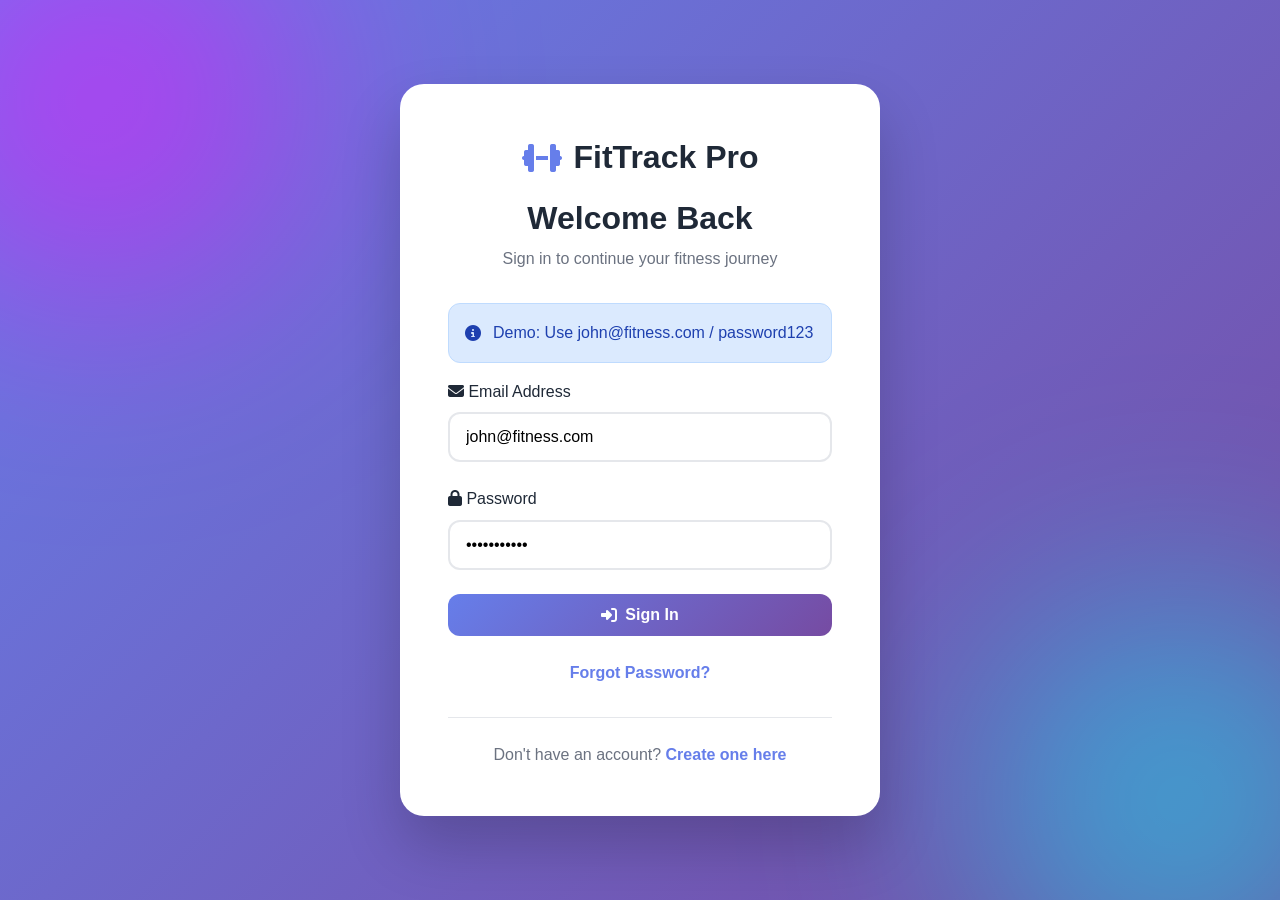
<file: index.html>
<!DOCTYPE html>
<html lang="en">
<head>
    <meta charset="UTF-8">
    <meta name="viewport" content="width=device-width, initial-scale=1.0">
    <title>FitTrack Pro - Dashboard</title>
    <link rel="stylesheet" href="style.css">
    <base href="./">
    <link rel="stylesheet" href="https://cdnjs.cloudflare.com/ajax/libs/font-awesome/6.4.0/css/all.min.css">
</head>
<body>
    <!-- Navigation Bar -->
    <nav class="navbar">
        <div class="nav-container">
            <a href="index.html" class="nav-brand">
                <i class="fas fa-dumbbell"></i>
                <span>FitTrack Pro</span>
            </a>
            
            <div class="nav-menu">
                <a href="index.html" class="nav-link active">
                    <i class="fas fa-home"></i> Dashboard
                </a>
                <a href="progress.html" class="nav-link">
                    <i class="fas fa-chart-line"></i> Progress
                </a>
                <a href="diet.html" class="nav-link">
                    <i class="fas fa-utensils"></i> Diet
                </a>
                <a href="reward.html" class="nav-link">
                    <i class="fas fa-trophy"></i> Rewards
                </a>
            </div>
            
            <div class="nav-user" id="userInfo">
                <!-- User info will be inserted by JavaScript -->
            </div>
        </div>
    </nav>

    <!-- Dashboard Header -->
    <header class="dashboard-header">
        <div class="container">
            <div>
                <h1 id="welcomeTitle">Welcome to FitTrack Pro!</h1>
                <p>Track your fitness journey and achieve your goals</p>
            </div>
        </div>
    </header>

    <!-- Main Content -->
    <main class="container">
        <!-- Progress Steps -->
        <section class="card">
            <h2>Your Fitness Journey</h2>
            <div class="progress-steps">
                <div class="step" id="step1">
                    <div class="step-number">1</div>
                    <div class="step-label">Profile Setup</div>
                </div>
                <div class="step" id="step2">
                    <div class="step-number">2</div>
                    <div class="step-label">Recommendations</div>
                </div>
                <div class="step" id="step3">
                    <div class="step-number">3</div>
                    <div class="step-label">Diet Plan</div>
                </div>
                <div class="step" id="step4">
                    <div class="step-number">4</div>
                    <div class="step-label">Progress</div>
                </div>
                <div class="step" id="step5">
                    <div class="step-number">5</div>
                    <div class="step-label">Rewards</div>
                </div>
            </div>
        </section>

        <!-- Profile Setup Section -->
        <section id="profileSection" class="card">
            <h2><i class="fas fa-user-cog"></i> Complete Your Profile</h2>
            <p class="mb-3">Fill in your details to get personalized recommendations</p>
            
            <form id="profileForm" class="profile-form">
                <div class="profile-form-grid">
                    <div class="form-group">
                        <label for="age" class="form-label">Age</label>
                        <input type="number" id="age" class="form-control" placeholder="Enter your age" min="18" max="100" required>
                    </div>
                    
                    <div class="form-group">
                        <label for="height" class="form-label">Height (cm)</label>
                        <input type="number" id="height" class="form-control" placeholder="Enter height in cm" min="100" max="250" required>
                    </div>
                    
                    <div class="form-group">
                        <label for="weight" class="form-label">Weight (kg)</label>
                        <input type="number" id="weight" class="form-control" placeholder="Enter weight in kg" min="30" max="200" required>
                    </div>
                    
                    <div class="form-group">
                        <label for="fitnessGoal" class="form-label">Fitness Goal</label>
                        <select id="fitnessGoal" class="form-control" required>
                            <option value="">Select your goal</option>
                            <option value="weight_loss">Weight Loss</option>
                            <option value="muscle_gain">Muscle Gain</option>
                            <option value="maintenance">Maintenance</option>
                            <option value="endurance">Endurance</option>
                        </select>
                    </div>
                    
                    <div class="form-group">
                        <label for="activityLevel" class="form-label">Activity Level</label>
                        <select id="activityLevel" class="form-control" required>
                            <option value="">Select activity level</option>
                            <option value="sedentary">Sedentary (little or no exercise)</option>
                            <option value="lightly_active">Lightly active (light exercise 1-3 days/week)</option>
                            <option value="moderately_active">Moderately active (moderate exercise 3-5 days/week)</option>
                            <option value="very_active">Very active (hard exercise 6-7 days/week)</option>
                        </select>
                    </div>
                </div>
                
                <div class="form-group mt-3">
                    <button type="submit" class="btn btn-primary">
                        <i class="fas fa-check-circle"></i> Save Profile & Get Recommendations
                    </button>
                </div>
            </form>
        </section>

        <!-- Recommendations Section -->
        <section id="recommendationsSection" class="card hidden">
            <h2><i class="fas fa-lightbulb"></i> Personalized Recommendations</h2>
            
            <div id="userProfileSummary" class="mt-3">
                <!-- Profile summary will be inserted here -->
            </div>
            
            <div class="stats-grid mt-4">
                <div class="stat-card">
                    <div class="stat-icon calories">
                        <i class="fas fa-fire"></i>
                    </div>
                    <div class="stat-info">
                        <div class="stat-value" id="calorieTarget">-</div>
                        <div class="stat-label">Daily Calorie Target</div>
                        <div class="stat-change positive">Based on your goals</div>
                    </div>
                </div>
                
                <div class="stat-card">
                    <div class="stat-icon streak">
                        <i class="fas fa-running"></i>
                    </div>
                    <div class="stat-info">
                        <div class="stat-value" id="exercisePlan">-</div>
                        <div class="stat-label">Weekly Exercise</div>
                        <div class="stat-change positive">Recommended frequency</div>
                    </div>
                </div>
                
                <div class="stat-card">
                    <div class="stat-icon points">
                        <i class="fas fa-chart-pie"></i>
                    </div>
                    <div class="stat-info">
                        <div class="stat-value" id="macroSplit">-</div>
                        <div class="stat-label">Macro Split</div>
                        <div class="stat-change positive">Protein/Carbs/Fats</div>
                    </div>
                </div>
                
                <div class="stat-card">
                    <div class="stat-icon weight">
                        <i class="fas fa-walking"></i>
                    </div>
                    <div class="stat-info">
                        <div class="stat-value" id="dailySteps">-</div>
                        <div class="stat-label">Daily Steps</div>
                        <div class="stat-change positive">Minimum goal</div>
                    </div>
                </div>
            </div>
            
            <div id="planDetails" class="mt-4">
                <!-- Detailed plan will be inserted here -->
            </div>
            
            <div class="text-center mt-4">
                <button id="nextButton" class="btn btn-primary" onclick="window.location.href='progress.html'">
                    <i class="fas fa-arrow-right"></i> Next: Track Your Progress
                </button>
            </div>
        </section>

        <!-- Quick Stats -->
        <section class="card">
            <h2><i class="fas fa-chart-bar"></i> Your Stats</h2>
            <div class="stats-grid">
                <div class="stat-card">
                    <div class="stat-icon weight">
                        <i class="fas fa-weight"></i>
                    </div>
                    <div class="stat-info">
                        <div class="stat-value" id="weightStat">70kg → 66.8kg</div>
                        <div class="stat-label">Weight Progress</div>
                        <div class="stat-change positive">-3.2kg</div>
                    </div>
                </div>
                
                <div class="stat-card">
                    <div class="stat-icon calories">
                        <i class="fas fa-fire"></i>
                    </div>
                    <div class="stat-info">
                        <div class="stat-value" id="calorieStat">1,450 / 1,850</div>
                        <div class="stat-label">Calories Today</div>
                        <div class="stat-change positive">78% of goal</div>
                    </div>
                </div>
                
                <div class="stat-card">
                    <div class="stat-icon streak">
                        <i class="fas fa-fire"></i>
                    </div>
                    <div class="stat-info">
                        <div class="stat-value" id="streakStat">15 days</div>
                        <div class="stat-label">Workout Streak</div>
                        <div class="stat-change positive">Keep it up!</div>
                    </div>
                </div>
                
                <div class="stat-card">
                    <div class="stat-icon points">
                        <i class="fas fa-star"></i>
                    </div>
                    <div class="stat-info">
                        <div class="stat-value" id="pointsStat">1,250</div>
                        <div class="stat-label">Reward Points</div>
                        <div class="stat-change positive">+100 today</div>
                    </div>
                </div>
            </div>
        </section>
    </main>

    <script src="auth.js"></script>
    <script src="home.js"></script>
</body>
</html>
</file>
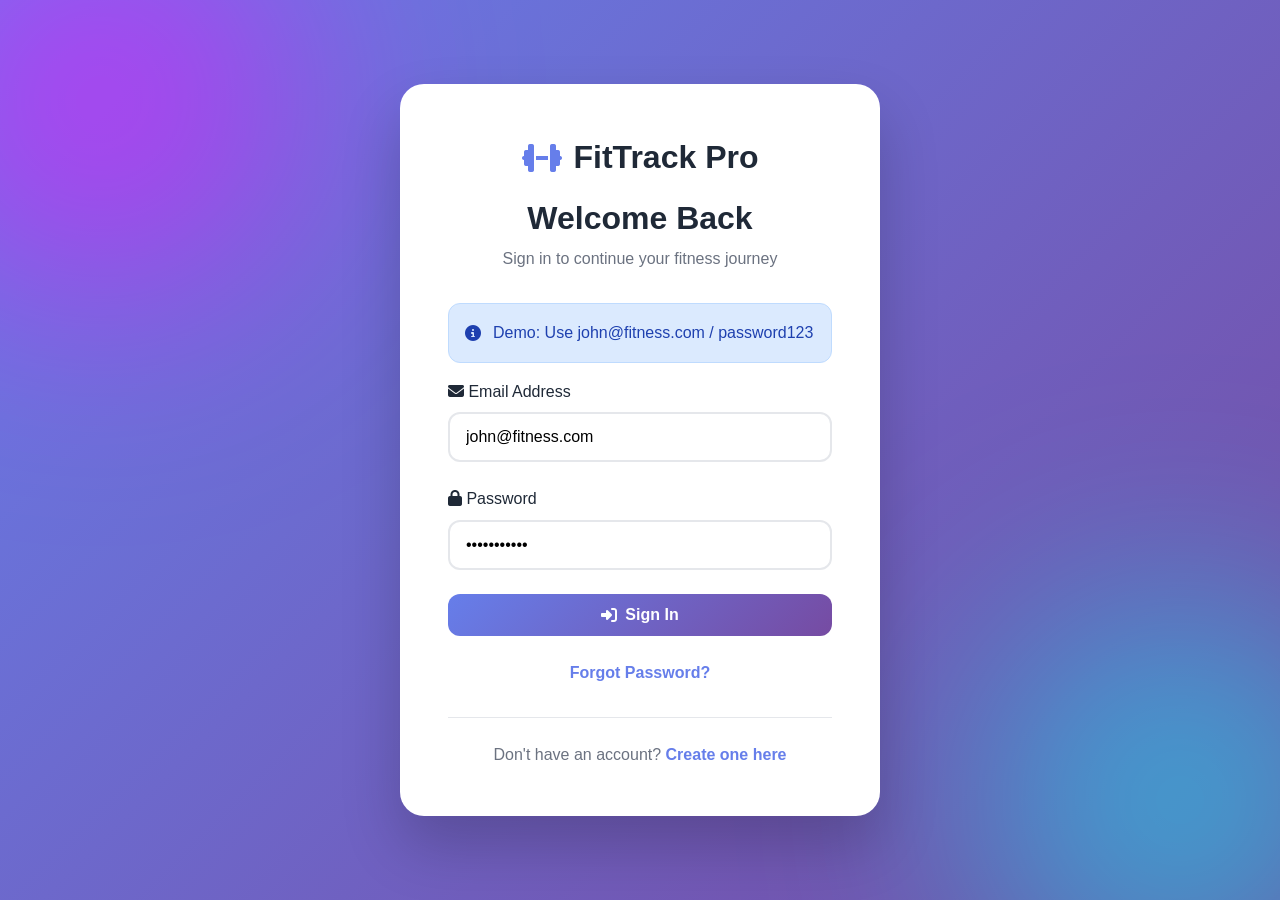
<file: diet.html>
<!DOCTYPE html>
<html lang="en">
<head>
    <meta charset="UTF-8">
    <meta name="viewport" content="width=device-width, initial-scale=1.0">
    <title>FitTrack Pro - Diet Plan</title>
    <link rel="stylesheet" href="style.css">
    <base href="./">
    <link rel="stylesheet" href="https://cdnjs.cloudflare.com/ajax/libs/font-awesome/6.4.0/css/all.min.css">
</head>
<body>
    <!-- Navigation Bar -->
    <nav class="navbar">
        <div class="nav-container">
            <a href="index.html" class="nav-brand">
                <i class="fas fa-dumbbell"></i>
                <span>FitTrack Pro</span>
            </a>
            
            <div class="nav-menu">
                <a href="index.html" class="nav-link">
                    <i class="fas fa-home"></i> Dashboard
                </a>
                <a href="progress.html" class="nav-link">
                    <i class="fas fa-chart-line"></i> Progress
                </a>
                <a href="diet.html" class="nav-link active">
                    <i class="fas fa-utensils"></i> Diet
                </a>
                <a href="reward.html" class="nav-link">
                    <i class="fas fa-trophy"></i> Rewards
                </a>
            </div>
            
            <div class="nav-user" id="userInfo">
                <!-- User info will be inserted by JavaScript -->
            </div>
        </div>
    </nav>

    <!-- Diet Header -->
    <header class="dashboard-header">
        <div class="container">
            <div>
                <h1 id="pageTitle" data-page-type="Diet Plan">Your Personalized Diet Plan</h1>
                <p>Follow your customized meal plan for best results</p>
            </div>
        </div>
    </header>

    <!-- Main Content -->
    <main class="container">
        <!-- Daily Nutrition Stats -->
        <section class="card">
            <h2><i class="fas fa-chart-pie"></i> Today's Nutrition</h2>
            
            <div class="stats-grid mt-3">
                <div class="stat-card">
                    <div class="stat-icon calories">
                        <i class="fas fa-fire"></i>
                    </div>
                    <div class="stat-info">
                        <div class="stat-value" id="caloriesToday">1,450 / 1,850</div>
                        <div class="stat-label">Calories</div>
                        <div class="stat-change positive">78% of goal</div>
                    </div>
                </div>
                
                <div class="stat-card">
                    <div class="stat-icon weight">
                        <i class="fas fa-drumstick-bite"></i>
                    </div>
                    <div class="stat-info">
                        <div class="stat-value" id="proteinToday">75g / 185g</div>
                        <div class="stat-label">Protein</div>
                        <div class="stat-change positive">40% of goal</div>
                    </div>
                </div>
                
                <div class="stat-card">
                    <div class="stat-icon streak">
                        <i class="fas fa-bread-slice"></i>
                    </div>
                    <div class="stat-info">
                        <div class="stat-value" id="carbsToday">210g / 260g</div>
                        <div class="stat-label">Carbs</div>
                        <div class="stat-change positive">80% of goal</div>
                    </div>
                </div>
                
                <div class="stat-card">
                    <div class="stat-icon points">
                        <i class="fas fa-oil-can"></i>
                    </div>
                    <div class="stat-info">
                        <div class="stat-value" id="fatsToday">45g / 65g</div>
                        <div class="stat-label">Fats</div>
                        <div class="stat-change positive">69% of goal</div>
                    </div>
                </div>
            </div>
        </section>

        <!-- Today's Meal Plan -->
        <section class="card">
            <h2><i class="fas fa-calendar-day"></i> Today's Meal Plan</h2>
            <div class="meal-grid" id="todayMeals">
                <!-- Today's meals will be inserted by JavaScript -->
            </div>
        </section>

        <!-- Weekly Meal Plan -->
        <section class="card">
            <h2><i class="fas fa-calendar-week"></i> Weekly Meal Plan</h2>
            <div class="week-plan">
                <div class="week-days" style="display: flex; gap: 10px; margin-bottom: 20px; overflow-x: auto;">
                    <button class="btn btn-secondary day-btn active" data-day="monday">Monday</button>
                    <button class="btn btn-secondary day-btn" data-day="tuesday">Tuesday</button>
                    <button class="btn btn-secondary day-btn" data-day="wednesday">Wednesday</button>
                    <button class="btn btn-secondary day-btn" data-day="thursday">Thursday</button>
                    <button class="btn btn-secondary day-btn" data-day="friday">Friday</button>
                    <button class="btn btn-secondary day-btn" data-day="saturday">Saturday</button>
                    <button class="btn btn-secondary day-btn" data-day="sunday">Sunday</button>
                </div>
                <div id="weeklyMeals" class="meal-grid">
                    <!-- Weekly meals will be inserted by JavaScript -->
                </div>
            </div>
        </section>

        <!-- Navigation Buttons -->
        <section class="card">
            <div style="display: flex; justify-content: space-between;">
                <a href="progress.html" class="btn btn-secondary">
                    <i class="fas fa-arrow-left"></i> Back to Progress
                </a>
                <a href="reward.html" class="btn btn-primary">
                    Next: Rewards <i class="fas fa-arrow-right"></i>
                </a>
            </div>
        </section>
    </main>

    <script src="auth.js"></script>
    <script src="diet.js"></script>
</body>
</html>
</file>
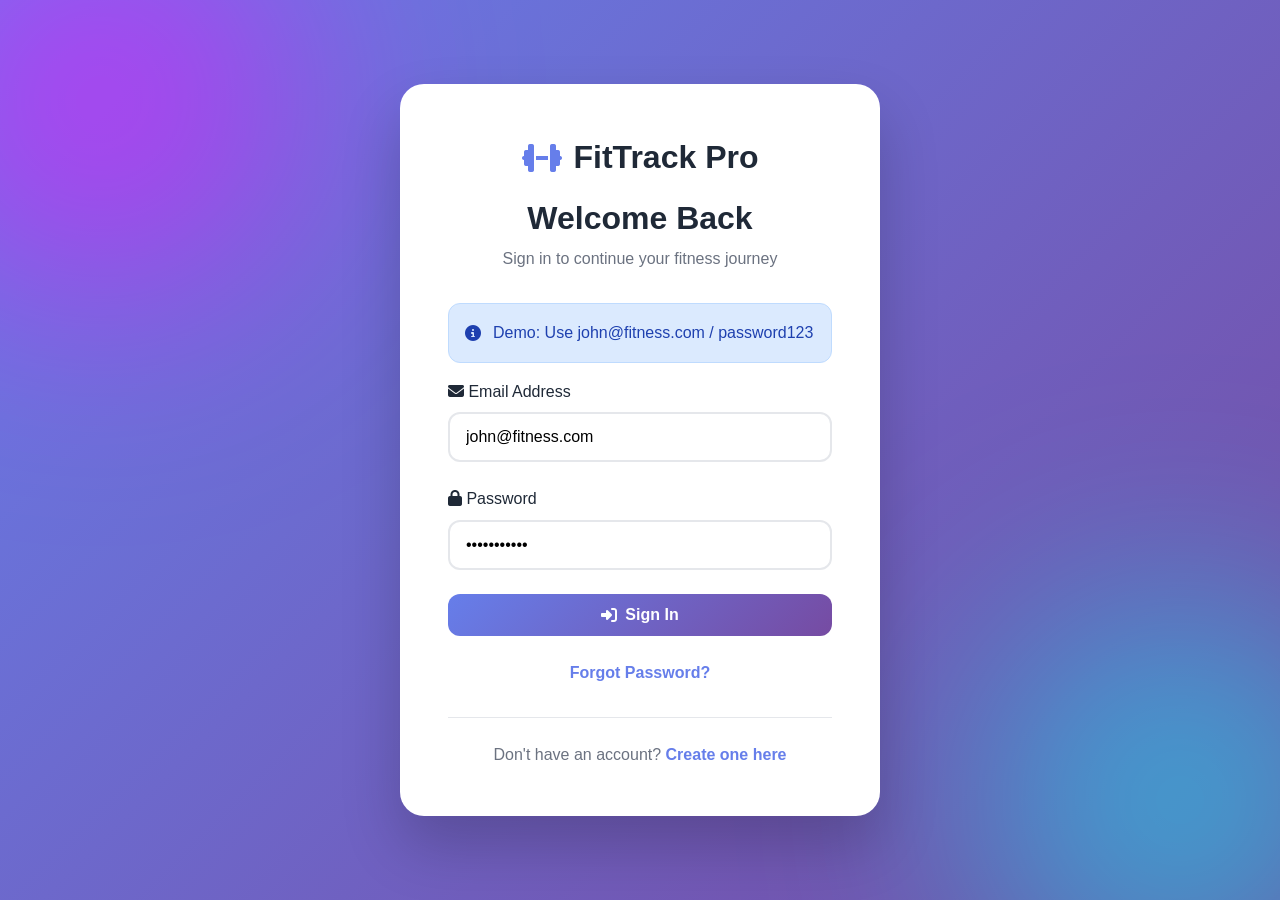
<file: login.html>
<!DOCTYPE html>
<html lang="en">
<head>
    <meta charset="UTF-8">
    <meta name="viewport" content="width=device-width, initial-scale=1.0">
    <title>FitTrack Pro - Login</title>
    <link rel="stylesheet" href="style.css">
    <base href="./">
    <link rel="stylesheet" href="https://cdnjs.cloudflare.com/ajax/libs/font-awesome/6.4.0/css/all.min.css">
</head>
<body class="auth-page">
    <div class="auth-container">
        <div class="auth-card">
            <div class="auth-header">
                <div class="auth-logo">
                    <i class="fas fa-dumbbell"></i>
                    FitTrack Pro
                </div>
                <h1>Welcome Back</h1>
                <p>Sign in to continue your fitness journey</p>
            </div>

            <form id="loginForm" class="auth-form">
                <div class="alert alert-info">
                    <i class="fas fa-info-circle"></i>
                    <div>Demo: Use john@fitness.com / password123</div>
                </div>

                <div class="form-group">
                    <label for="email" class="form-label">
                        <i class="fas fa-envelope"></i> Email Address
                    </label>
                    <input type="email" id="email" class="form-control" placeholder="Enter your email" value="john@fitness.com" required>
                    <div class="form-error">Please enter a valid email address</div>
                </div>

                <div class="form-group">
                    <label for="password" class="form-label">
                        <i class="fas fa-lock"></i> Password
                    </label>
                    <input type="password" id="password" class="form-control" placeholder="Enter your password" value="password123" required>
                    <div class="form-error">Password must be at least 6 characters</div>
                </div>

                <div class="form-group">
                    <div class="alert" id="formAlert" style="display: none;"></div>
                </div>

                <button type="submit" class="btn btn-primary" style="width: 100%;">
                    <i class="fas fa-sign-in-alt"></i> Sign In
                </button>

                <div class="text-center mt-3">
                    <a href="#" id="forgotPassword" class="auth-link">Forgot Password?</a>
                </div>
            </form>

            <div class="auth-footer">
                <p>Don't have an account? <a href="register.html" class="auth-link">Create one here</a></p>
            </div>
        </div>
    </div>

    <script src="auth.js"></script>
    <script src="login.js"></script>
</body>
</html>
</file>
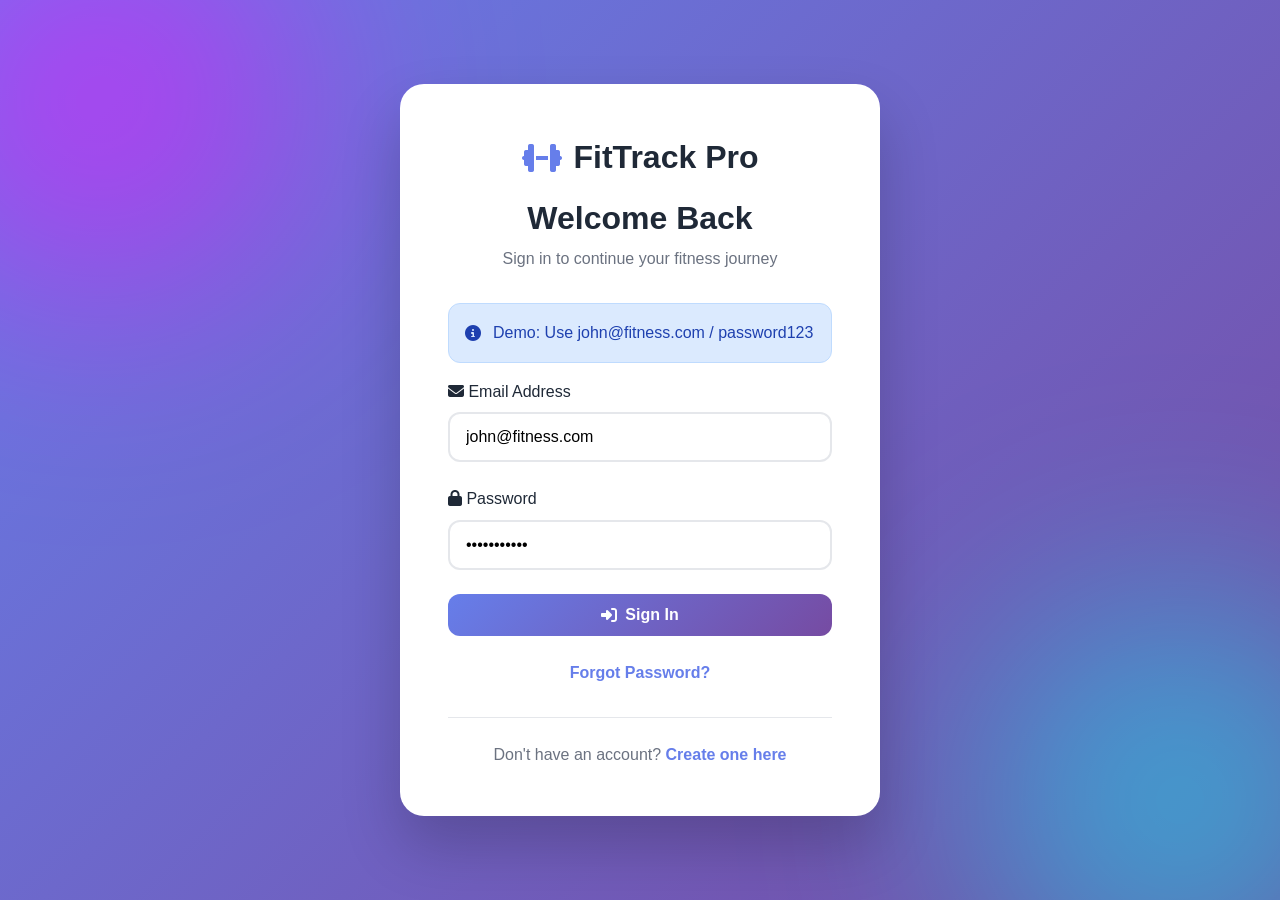
<file: profile.html>
<!DOCTYPE html>
<html lang="en">
<head>
    <meta charset="UTF-8">
    <title>FitTrack Pro - Profile</title>
    <link rel="stylesheet" href="style.css">
    <link rel="stylesheet" href="https://cdnjs.cloudflare.com/ajax/libs/font-awesome/6.4.0/css/all.min.css">
</head>
<body>

<nav class="navbar">
    <div class="nav-container">
        <a href="index.html" class="nav-brand">
            <i class="fas fa-dumbbell"></i> FitTrack Pro
        </a>
        <div id="userInfo" class="nav-user"></div>
    </div>
</nav>

<main class="container">
    <section class="card">
        <h2><i class="fas fa-user-circle"></i> Edit Profile</h2>

        <!-- BASIC DETAILS -->
        <div class="profile-form-grid">
            <div class="form-group">
                <label>Name</label>
                <input type="text" id="name" class="form-control">
            </div>

            <div class="form-group">
                <label>Email (read only)</label>
                <input type="email" id="email" class="form-control" readonly>
            </div>

            <div class="form-group">
                <label>Height (cm)</label>
                <input type="number" id="height" class="form-control">
            </div>

            <div class="form-group">
                <label>Weight (kg)</label>
                <input type="number" id="weight" class="form-control">
            </div>

            <div class="form-group">
                <label>Fitness Goal</label>
                <select id="fitnessGoal" class="form-control">
                    <option value="weight_loss">Weight Loss</option>
                    <option value="muscle_gain">Muscle Gain</option>
                    <option value="maintenance">Maintenance</option>
                </select>
            </div>
        </div>

        <button class="btn btn-primary mt-3" onclick="saveProfile()">
            <i class="fas fa-save"></i> Save Profile
        </button>

        <hr class="mt-4">

        <!-- PASSWORD -->
        <h3 id="password"><i class="fas fa-lock"></i> Change Password</h3>

        <div class="profile-form-grid">
            <input type="password" id="newPassword" class="form-control" placeholder="New password">
            <input type="password" id="confirmPassword" class="form-control" placeholder="Confirm password">
        </div>

        <button class="btn btn-secondary mt-2" onclick="changePassword()">
            Update Password
        </button>

        <hr class="mt-4">

        <!-- ACTIONS -->
        <div style="display:flex; gap:1rem; flex-wrap:wrap;">
            <button class="btn btn-secondary" onclick="forgotPassword()">Forgot Password</button>
            <button class="btn btn-secondary" onclick="addAnotherMember()">Add Another Member</button>
            <button class="btn btn-danger" onclick="auth.logout()">Logout</button>
        </div>
    </section>
</main>

<script src="auth.js"></script>
<script src="profile.js"></script>
</body>
</html>
</file>
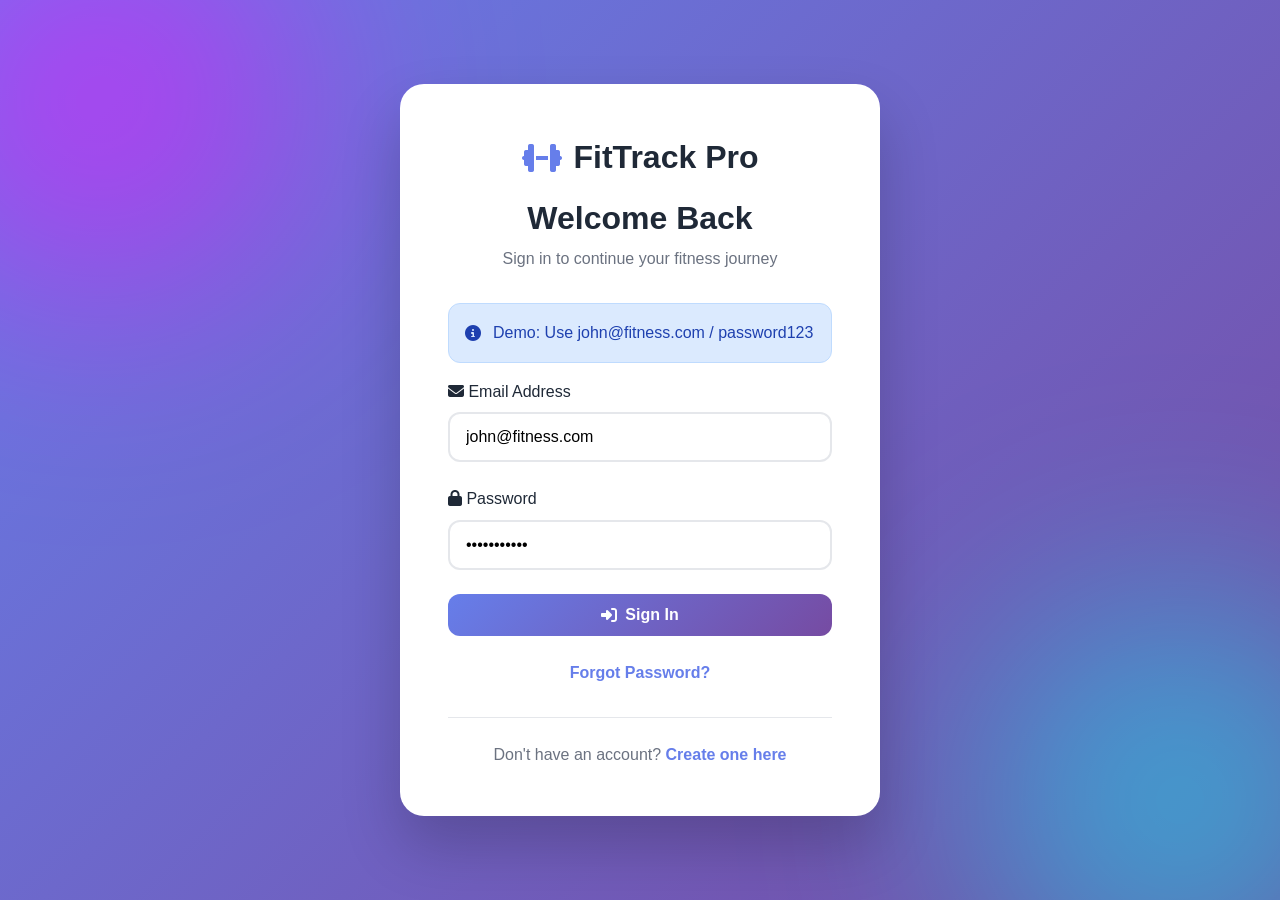
<file: progress.html>
<!DOCTYPE html>
<html lang="en">
<head>
    <meta charset="UTF-8">
    <title>FitTrack Pro - Progress</title>
    <link rel="stylesheet" href="style.css">
    <base href="./">
    <link rel="stylesheet" href="https://cdnjs.cloudflare.com/ajax/libs/font-awesome/6.4.0/css/all.min.css">
</head>
<body>

<!-- NAVBAR -->
<nav class="navbar">
    <div class="nav-container">

        <a href="index.html" class="nav-brand">
            <i class="fas fa-dumbbell"></i> FitTrack Pro
        </a>

        <div class="nav-menu">
            <a href="index.html" class="nav-link">Dashboard</a>
            <a href="progress.html" class="nav-link active">Progress</a>
            <a href="diet.html" class="nav-link">Diet</a>
            <a href="reward.html" class="nav-link">Rewards</a>
        </div>

        <div id="userInfo" class="nav-user"></div>
    </div>
</nav>

<header class="dashboard-header">
    <div class="container">
        <h1>Daily Fitness Progress</h1>
        <p>Update your daily physical activities</p>
    </div>
</header>

<main class="container">

<!-- ACTIVITIES -->
<section class="card">
    <h2><i class="fas fa-running"></i> Fitness Activities</h2>
    <div class="stats-grid" id="activitiesContainer"></div>
</section>

<!-- CALORIES -->
<section class="card">
    <h2><i class="fas fa-fire"></i> Calories Burned</h2>

    <div class="stat-card">
        <div class="stat-info">
            <div class="stat-value" id="caloriesBurned">0 kcal</div>
            <progress id="calorieBar" value="0" max="800"></progress>
        </div>
    </div>
</section>

<!-- NEXT -->
<section class="card text-center">
    <button class="btn btn-primary" onclick="goNext()">
        Next → Diet
    </button>
</section>

</main>

<script src="auth.js"></script>
<script src="progress.js"></script>
</body>
</html>
</file>
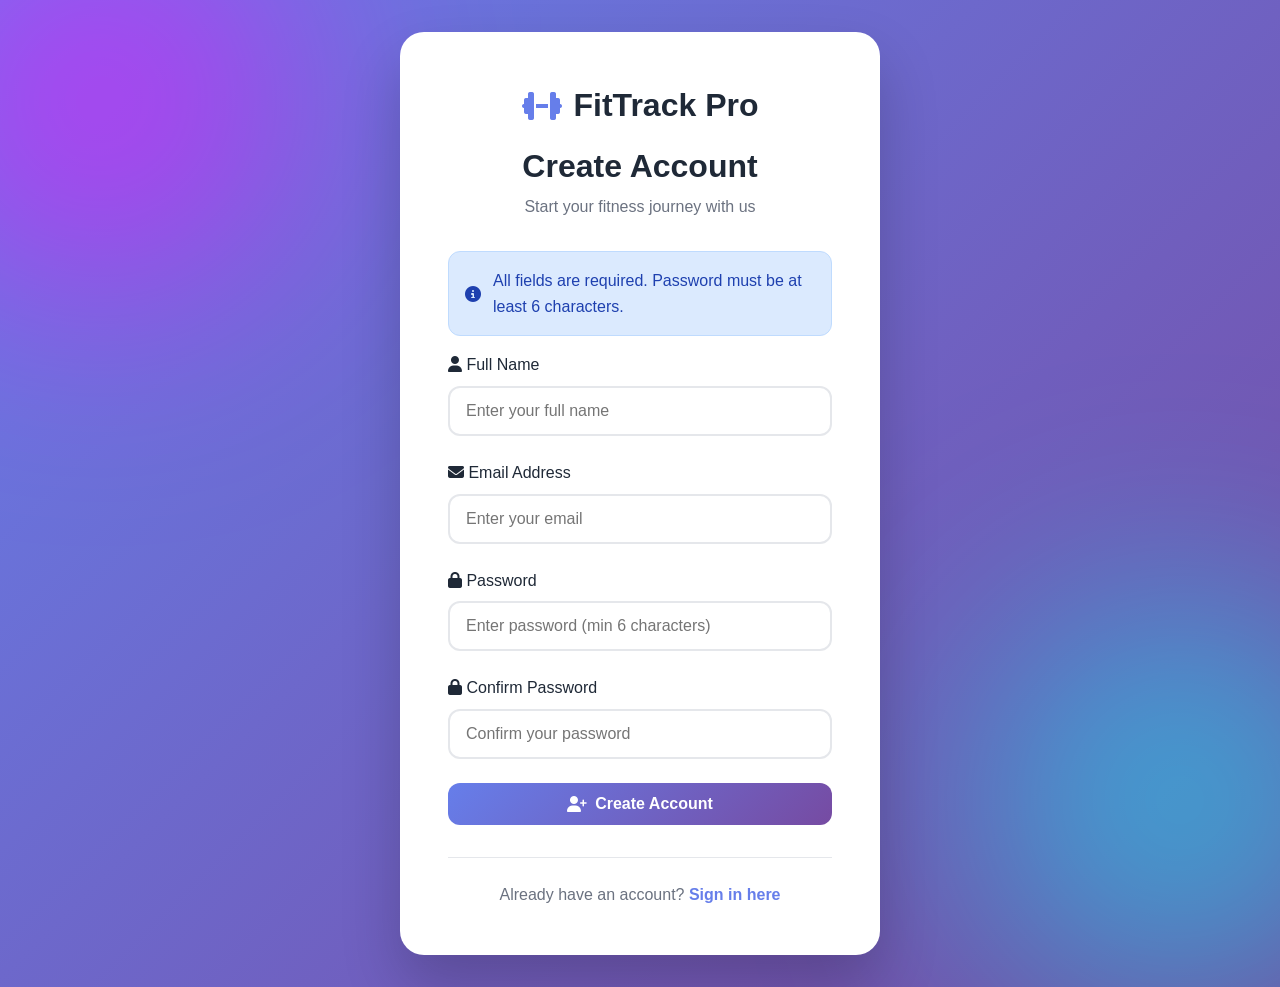
<file: register.html>
<!DOCTYPE html>
<html lang="en">
<head>
    <meta charset="UTF-8">
    <meta name="viewport" content="width=device-width, initial-scale=1.0">
    <title>FitTrack Pro - Register</title>
    <link rel="stylesheet" href="style.css">
    <link rel="stylesheet" href="https://cdnjs.cloudflare.com/ajax/libs/font-awesome/6.4.0/css/all.min.css">
</head>
<body class="auth-page">
    <div class="auth-container">
        <div class="auth-card">
            <div class="auth-header">
                <div class="auth-logo">
                    <i class="fas fa-dumbbell"></i>
                    FitTrack Pro
                </div>
                <h1>Create Account</h1>
                <p>Start your fitness journey with us</p>
            </div>

            <form id="registerForm" class="auth-form">
                <div class="alert alert-info">
                    <i class="fas fa-info-circle"></i>
                    <div>All fields are required. Password must be at least 6 characters.</div>
                </div>

                <div class="form-group">
                    <label for="name" class="form-label">
                        <i class="fas fa-user"></i> Full Name
                    </label>
                    <input type="text" id="name" class="form-control" placeholder="Enter your full name" required>
                    <div class="form-error">Name must be at least 2 characters long</div>
                </div>

                <div class="form-group">
                    <label for="email" class="form-label">
                        <i class="fas fa-envelope"></i> Email Address
                    </label>
                    <input type="email" id="email" class="form-control" placeholder="Enter your email" required>
                    <div class="form-error">Please enter a valid email address</div>
                </div>

                <div class="form-group">
                    <label for="password" class="form-label">
                        <i class="fas fa-lock"></i> Password
                    </label>
                    <input type="password" id="password" class="form-control" placeholder="Enter password (min 6 characters)" required>
                    <div class="form-error">Password must be at least 6 characters long</div>
                </div>

                <div class="form-group">
                    <label for="confirmPassword" class="form-label">
                        <i class="fas fa-lock"></i> Confirm Password
                    </label>
                    <input type="password" id="confirmPassword" class="form-control" placeholder="Confirm your password" required>
                    <div class="form-error">Passwords do not match</div>
                </div>

                <div class="form-group">
                    <div class="alert" id="formAlert" style="display: none;"></div>
                </div>

                <button type="submit" class="btn btn-primary" style="width: 100%;">
                    <i class="fas fa-user-plus"></i> Create Account
                </button>
            </form>

            <div class="auth-footer">
                <p>Already have an account? <a href="login.html" class="auth-link">Sign in here</a></p>
            </div>
        </div>
    </div>

    <script src="auth.js"></script>
    <script src="register.js"></script>
</body>
</html>
</file>
<file: style.css>
/* ---------- GLOBAL VIBRANT BACKGROUND ---------- */

body {
    margin: 0;
    min-height: 100vh;
    font-family: 'Segoe UI', sans-serif;
    overflow-x: hidden;
    background: linear-gradient(-45deg, #ff6b6b, #6bc2ff, #6bff95, #ffd86b);
    background-size: 400% 400%;
    animation: gradientShift 12s ease infinite;
    position: relative;
}

/* Gradient animation */
@keyframes gradientShift {
    0% { background-position: 0% 50%; }
    50% { background-position: 100% 50%; }
    100% { background-position: 0% 50%; }
}

/* style.css - Complete Professional Styles */
:root {
    --primary: #667eea;
    --primary-dark: #5a67d8;
    --secondary: #764ba2;
    --success: #10b981;
    --warning: #f59e0b;
    --danger: #ef4444;
    --dark: #1f2937;
    --light: #f9fafb;
    --gray: #6b7280;
    --gray-light: #e5e7eb;
}

* {
    margin: 0;
    padding: 0;
    box-sizing: border-box;
}

body {
    font-family: 'Inter', -apple-system, BlinkMacSystemFont, 'Segoe UI', Roboto, sans-serif;
    line-height: 1.6;
    color: var(--dark);
    background: linear-gradient(135deg, #f5f7fa 0%, #c3cfe2 100%);
    min-height: 100vh;
}

/* Typography */
h1, h2, h3, h4, h5, h6 {
    font-weight: 600;
    line-height: 1.2;
    margin-bottom: 1rem;
}

h1 {
    font-size: 2.5rem;
}

h2 {
    font-size: 2rem;
}

h3 {
    font-size: 1.5rem;
}

/* Layout */
.container {
    max-width: 1200px;
    margin: 0 auto;
    padding: 0 20px;
}

/* Cards */
.card {
    background: rgba(255, 255, 255, 0.75);
    backdrop-filter: blur(16px);
    -webkit-backdrop-filter: blur(16px);
    border-radius: 20px;
    padding: 2rem;
    box-shadow: 0 8px 32px 0 rgba(31, 38, 135, 0.08);
    margin-bottom: 2rem;
    border: 1px solid rgba(255, 255, 255, 0.4);
    transition: transform 0.3s cubic-bezier(0.25, 0.8, 0.25, 1), box-shadow 0.3s ease;
}

.card:hover {
    transform: translateY(-4px);
    box-shadow: 0 12px 40px 0 rgba(31, 38, 135, 0.15);
}

/* Buttons */
.btn {
    display: inline-flex;
    align-items: center;
    justify-content: center;
    gap: 8px;
    padding: 12px 24px;
    border-radius: 12px;
    font-weight: 600;
    font-size: 16px;
    cursor: pointer;
    transition: all 0.3s ease;
    border: none;
    text-decoration: none;
}

.btn-primary {
    background: linear-gradient(135deg, var(--primary) 0%, var(--secondary) 100%);
    color: white;
}

.btn-primary:hover {
    transform: translateY(-2px);
    box-shadow: 0 10px 25px rgba(102, 126, 234, 0.3);
}

.btn-secondary {
    background: var(--light);
    color: var(--dark);
    border: 2px solid var(--gray-light);
}

.btn-secondary:hover {
    background: var(--gray-light);
}

.btn-success {
    background: var(--success);
    color: white;
}

.btn-danger {
    background: var(--danger);
    color: white;
}

.btn-small {
    padding: 8px 16px;
    font-size: 14px;
}

/* Navigation */
.navbar {
    background: var(--dark);
    box-shadow: 0 4px 20px rgba(0, 0, 0, 0.08);
    position: sticky;
    top: 0;
    z-index: 1000;
    padding: 1rem 0;
}

.nav-container {
    max-width: 1200px;
    margin: 0 auto;
    padding: 0 20px;
    display: flex;
    justify-content: space-between;
    align-items: center;
}

.nav-brand {
    display: flex;
    align-items: center;
    gap: 12px;
    text-decoration: none;
    color: white;
    font-size: 1.5rem;
    font-weight: 700;
}

.nav-brand i {
    color: var(--primary);
    font-size: 1.8rem;
}

.nav-menu {
    display: flex;
    gap: 2rem;
    align-items: center;
}

.nav-link {
    color: var(--gray-light);
    text-decoration: none;
    font-weight: 500;
    padding: 8px 16px;
    border-radius: 8px;
    transition: all 0.3s;
    display: flex;
    align-items: center;
    gap: 8px;
}

.nav-link:hover {
    color: white;
    background: var(--primary);
}

.nav-link.active {
    color: white;
    background: var(--primary);
}

.nav-user {
    display: flex;
    align-items: center;
    gap: 1rem;
}

.user-avatar {
    width: 40px;
    height: 40px;
    background: linear-gradient(135deg, var(--primary) 0%, var(--secondary) 100%);
    color: white;
    border-radius: 50%;
    display: flex;
    align-items: center;
    justify-content: center;
    font-weight: 600;
    font-size: 1rem;
}

.user-info h3 {
    font-size: 0.9rem;
    margin-bottom: 2px;
    color: white;
}

.user-info p {
    font-size: 0.8rem;
    color: var(--gray-light);
    margin: 0;
}

/* Forms */
.form-group {
    margin-bottom: 1.5rem;
}

.form-label {
    display: block;
    margin-bottom: 0.5rem;
    font-weight: 500;
    color: var(--dark);
}

.form-control {
    width: 100%;
    padding: 14px 16px;
    border: 2px solid var(--gray-light);
    border-radius: 12px;
    font-size: 16px;
    transition: border-color 0.3s;
    background: white;
}

.form-control:focus {
    outline: none;
    border-color: var(--primary);
    box-shadow: 0 0 0 3px rgba(102, 126, 234, 0.1);
}

.form-control.error {
    border-color: var(--danger);
}

.form-text {
    font-size: 0.875rem;
    color: var(--gray);
    margin-top: 0.25rem;
}

.form-error {
    color: var(--danger);
    font-size: 0.875rem;
    margin-top: 0.25rem;
    display: none;
}

.form-error.show {
    display: block;
}

/* Alerts */
.alert {
    padding: 1rem;
    border-radius: 12px;
    margin-bottom: 1rem;
    display: flex;
    align-items: center;
    gap: 12px;
}

.alert-success {
    background: #d1fae5;
    color: #065f46;
    border: 1px solid #a7f3d0;
}

.alert-error {
    background: #fee2e2;
    color: #991b1b;
    border: 1px solid #fecaca;
}

.alert-info {
    background: #dbeafe;
    color: #1e40af;
    border: 1px solid #bfdbfe;
}

/* Progress Steps */
.progress-steps {
    display: flex;
    justify-content: space-between;
    position: relative;
    margin: 2rem 0;
}

.progress-steps::before {
    content: '';
    position: absolute;
    top: 25px;
    left: 0;
    right: 0;
    height: 4px;
    background: var(--gray-light);
    z-index: 1;
}

.progress-bar {
    position: absolute;
    top: 25px;
    left: 0;
    height: 4px;
    background: var(--success);
    z-index: 2;
    transition: width 0.3s;
}

.step {
    display: flex;
    flex-direction: column;
    align-items: center;
    position: relative;
    z-index: 3;
}

.step-number {
    width: 50px;
    height: 50px;
    border-radius: 50%;
    background: white;
    border: 4px solid var(--gray-light);
    display: flex;
    align-items: center;
    justify-content: center;
    font-weight: 600;
    color: var(--gray);
    margin-bottom: 0.5rem;
    transition: all 0.3s;
}

.step.active .step-number {
    border-color: var(--primary);
    background: var(--primary);
    color: white;
}

.step.completed .step-number {
    border-color: var(--success);
    background: var(--success);
    color: white;
}

.step.completed .step-number::after {
    content: '✓';
}

.step-label {
    font-size: 0.875rem;
    font-weight: 500;
    color: var(--gray);
    text-align: center;
}

.step.active .step-label {
    color: var(--primary);
}

.step.completed .step-label {
    color: var(--success);
}


/* Stats Cards */
.stats-grid {
    display: grid;
    grid-template-columns: repeat(auto-fit, minmax(250px, 1fr));
    gap: 1.5rem;
    margin: 2rem 0;
}

.stat-card {
    background: white;
    padding: 1.5rem;
    border-radius: 16px;
    box-shadow: 0 4px 15px rgba(0, 0, 0, 0.05);
    display: flex;
    align-items: center;
    gap: 1rem;
    border: 1px solid var(--gray-light);
}

.stat-icon {
    width: 60px;
    height: 60px;
    border-radius: 12px;
    display: flex;
    align-items: center;
    justify-content: center;
    font-size: 1.5rem;
    color: white;
}

.stat-icon.weight {
    background: linear-gradient(135deg, #10b981 0%, #34d399 100%);
}

.stat-icon.calories {
    background: linear-gradient(135deg, #f59e0b 0%, #fbbf24 100%);
}

.stat-icon.streak {
    background: linear-gradient(135deg, #ef4444 0%, #f87171 100%);
}

.stat-icon.points {
    background: linear-gradient(135deg, #8b5cf6 0%, #a78bfa 100%);
}

.stat-info {
    flex: 1;
}

.stat-value {
    font-size: 1.5rem;
    font-weight: 700;
    color: var(--dark);
    margin-bottom: 4px;
}

.stat-label {
    font-size: 0.875rem;
    color: var(--gray);
    margin-bottom: 4px;
}

.stat-change {
    font-size: 0.875rem;
    font-weight: 500;
}

.stat-change.positive {
    color: var(--success);
}

.stat-change.negative {
    color: var(--danger);
}

/* Meal Cards */
.meal-grid {
    display: grid;
    grid-template-columns: repeat(auto-fit, minmax(300px, 1fr));
    gap: 1.5rem;
    margin: 2rem 0;
}

.meal-card {
    background: white;
    border-radius: 16px;
    padding: 1.5rem;
    box-shadow: 0 4px 15px rgba(0, 0, 0, 0.05);
    border: 1px solid var(--gray-light);
}

.meal-header {
    display: flex;
    justify-content: space-between;
    align-items: center;
    margin-bottom: 1rem;
}

.meal-time {
    font-weight: 600;
    color: var(--dark);
    font-size: 1rem;
}

.meal-type {
    background: var(--light);
    color: var(--primary);
    padding: 4px 12px;
    border-radius: 20px;
    font-size: 0.875rem;
    font-weight: 500;
}

.meal-content h4 {
    font-size: 1.125rem;
    margin-bottom: 0.5rem;
    color: var(--dark);
}

.meal-content p {
    color: var(--gray);
    margin-bottom: 1rem;
}

.meal-nutrition {
    display: flex;
    gap: 1rem;
    font-size: 0.875rem;
}

.nutrition-item {
    display: flex;
    align-items: center;
    gap: 4px;
    color: var(--gray);
}

.nutrition-item i {
    color: var(--primary);
}

/* Reward Cards */
.rewards-grid {
    display: grid;
    grid-template-columns: repeat(auto-fill, minmax(280px, 1fr));
    gap: 1.5rem;
    margin: 2rem 0;
}

.reward-card {
    background: white;
    border-radius: 16px;
    padding: 1.5rem;
    text-align: center;
    box-shadow: 0 4px 15px rgba(0, 0, 0, 0.05);
    border: 2px solid var(--gray-light);
    transition: all 0.3s;
}

.reward-card.unlocked {
    border-color: var(--success);
    background: #f0fdf4;
}

.reward-card.locked {
    opacity: 0.7;
}

.reward-icon {
    font-size: 3rem;
    margin-bottom: 1rem;
}

.reward-title {
    font-size: 1.125rem;
    color: var(--dark);
    margin-bottom: 0.5rem;
}

.reward-desc {
    color: var(--gray);
    font-size: 0.875rem;
    margin-bottom: 1rem;
}

.reward-points {
    background: var(--warning);
    color: white;
    padding: 4px 12px;
    border-radius: 20px;
    font-weight: 600;
    font-size: 0.875rem;
    display: inline-block;
    margin-bottom: 1rem;
}

/* Auth Pages */
.auth-page {
    min-height: 100vh;
    display: flex;
    align-items: center;
    justify-content: center;
    background: linear-gradient(135deg, #667eea 0%, #764ba2 100%);
    padding: 2rem;
}

.auth-container {
    width: 100%;
    max-width: 480px;
}

.auth-card {
    background: white;
    border-radius: 24px;
    padding: 3rem;
    box-shadow: 0 30px 60px rgba(0, 0, 0, 0.2);
}

.auth-header {
    text-align: center;
    margin-bottom: 2rem;
}

.auth-logo {
    display: flex;
    align-items: center;
    justify-content: center;
    gap: 12px;
    margin-bottom: 1rem;
    font-size: 2rem;
    font-weight: 700;
    color: var(--dark);
}

.auth-logo i {
    color: var(--primary);
}

.auth-header h1 {
    font-size: 2rem;
    margin-bottom: 0.5rem;
    color: var(--dark);
}

.auth-header p {
    color: var(--gray);
}

.auth-form {
    margin-bottom: 2rem;
}

.auth-footer {
    text-align: center;
    padding-top: 1.5rem;
    border-top: 1px solid var(--gray-light);
    color: var(--gray);
}

.auth-link {
    color: var(--primary);
    text-decoration: none;
    font-weight: 600;
}

.auth-link:hover {
    text-decoration: underline;
}

/* Dashboard */
.dashboard-header {
    background: linear-gradient(135deg, var(--primary) 0%, var(--secondary) 100%);
    color: white;
    padding: 3rem 0;
    border-radius: 0 0 24px 24px;
    margin-bottom: 2rem;
}

.dashboard-header .container {
    display: flex;
    justify-content: space-between;
    align-items: center;
}

.dashboard-header h1 {
    font-size: 2.5rem;
    margin-bottom: 0.5rem;
    color: white;
}

.dashboard-header p {
    font-size: 1.125rem;
    opacity: 0.9;
}

/* Profile Form */
.profile-form-grid {
    display: grid;
    grid-template-columns: repeat(auto-fit, minmax(250px, 1fr));
    gap: 1.5rem;
    margin: 2rem 0;
}

/* Progress Page */
.progress-section {
    margin: 2rem 0;
}

/* Utility Classes */
.text-center {
    text-align: center;
}

.mt-1 { margin-top: 0.5rem; }
.mt-2 { margin-top: 1rem; }
.mt-3 { margin-top: 1.5rem; }
.mt-4 { margin-top: 2rem; }

.mb-1 { margin-bottom: 0.5rem; }
.mb-2 { margin-bottom: 1rem; }
.mb-3 { margin-bottom: 1.5rem; }
.mb-4 { margin-bottom: 2rem; }

.hidden {
    display: none !important;
}

/* Modal */
.modal {
    position: fixed;
    top: 0;
    left: 0;
    width: 100%;
    height: 100%;
    background: rgba(0, 0, 0, 0.5);
    display: flex;
    align-items: center;
    justify-content: center;
    z-index: 1001;
}

.modal-content {
    background: rgba(255, 255, 255, 0.85);
    backdrop-filter: blur(20px);
    -webkit-backdrop-filter: blur(20px);
    border-radius: 24px;
    padding: 2.5rem;
    max-width: 500px;
    width: 90%;
    max-height: 80vh;
    overflow-y: auto;
    border: 1px solid rgba(255, 255, 255, 0.45);
    box-shadow: 0 20px 50px rgba(0, 0, 0, 0.15);
    animation: fadeIn 0.4s ease-out;
}

.modal-header {
    display: flex;
    justify-content: space-between;
    align-items: center;
    margin-bottom: 1.5rem;
}

.modal-close {
    background: none;
    border: none;
    font-size: 1.5rem;
    cursor: pointer;
    color: var(--gray);
}

/* Loading Spinner */
.spinner {
    width: 40px;
    height: 40px;
    border: 4px solid var(--gray-light);
    border-top-color: var(--primary);
    border-radius: 50%;
    animation: spin 1s linear infinite;
}

@keyframes spin {
    to { transform: rotate(360deg); }
}

.loading {
    display: flex;
    flex-direction: column;
    align-items: center;
    justify-content: center;
    padding: 3rem;
    gap: 1rem;
}

/* Responsive */
@media (max-width: 768px) {
    .nav-container {
        flex-direction: column;
        gap: 12px;
        text-align: center;
    }
    
    .nav-menu {
        display: flex;
        flex-wrap: wrap;
        justify-content: center;
        gap: 0.5rem;
        width: 100%;
    }
    
    .nav-link {
        font-size: 0.85rem;
        padding: 6px 12px;
    }
    
    .navbar {
        padding: 0.75rem 0;
    }
    
    .dashboard-header {
        padding: 2rem 0;
        text-align: center;
    }
    
    .dashboard-header h1 {
        font-size: 2rem;
    }
    
    .auth-card {
        padding: 2rem;
    }
    
    .stats-grid,
    .meal-grid,
    .rewards-grid {
        grid-template-columns: 1fr;
    }
    
    .progress-steps {
        flex-direction: row;
        flex-wrap: wrap;
        justify-content: center;
        gap: 1rem;
    }
    
    .progress-steps::before {
        display: none;
    }
    
    .progress-bar {
        display: none;
    }
}

/* Animations */
@keyframes fadeIn {
    from { opacity: 0; transform: translateY(10px); }
    to { opacity: 1; transform: translateY(0); }
}

.fade-in {
    animation: fadeIn 0.3s ease forwards;
}
/* Profile Dropdown */
.profile-dropdown {
    position: relative;
}

.dropdown-menu {
    position: absolute;
    right: 0;
    top: 55px;
    background: white;
    border-radius: 12px;
    width: 230px;
    box-shadow: 0 10px 25px rgba(0,0,0,0.15);
    padding: 12px;
    z-index: 2000;
}

.dropdown-menu a {
    display: flex;
    align-items: center;
    gap: 10px;
    padding: 10px;
    text-decoration: none;
    color: var(--dark);
    border-radius: 8px;
    font-weight: 500;
}

.dropdown-menu a:hover {
    background: var(--light);
    color: var(--primary);
}

.dropdown-name {
    font-weight: 600;
    margin-bottom: 2px;
}

.dropdown-email {
    font-size: 0.85rem;
    color: var(--gray);
    margin-bottom: 10px;
}

.dropdown-menu hr {
    border: none;
    border-top: 1px solid var(--gray-light);
    margin: 10px 0;
}
/* Progress Bars */
progress {
    width: 100%;
    height: 8px;
    border-radius: 10px;
    overflow: hidden;
}

progress::-webkit-progress-bar {
    background-color: var(--gray-light);
    border-radius: 10px;
}

progress::-webkit-progress-value {
    background: linear-gradient(90deg, var(--primary), var(--secondary));
    border-radius: 10px;
}
/* Activity controls */
.activity-controls {
    display: flex;
    gap: 10px;
    margin: 8px 0;
}

.activity-controls button {
    width: 32px;
    height: 32px;
    border-radius: 50%;
    border: none;
    background: var(--primary);
    color: white;
    font-size: 18px;
    cursor: pointer;
}

.activity-controls button:hover {
    background: var(--primary-dark);
}

/* Progress bar styling */
progress {
    width: 100%;
    height: 8px;
    border-radius: 10px;
}

progress::-webkit-progress-bar {
    background: var(--gray-light);
    border-radius: 10px;
}

progress::-webkit-progress-value {
    background: linear-gradient(90deg, var(--primary), var(--secondary));
}
/* Activity Slider */
.activity-slider {
    width: 100%;
    margin: 10px 0;
    accent-color: var(--primary);
}
.activity-buttons {
    margin: 8px 0;
}

.activity-buttons button {
    padding: 6px 14px;
    border-radius: 20px;
    border: none;
    background: var(--primary);
    color: white;
    font-weight: 600;
    cursor: pointer;
}

.activity-buttons button:hover {
    background: var(--primary-dark);
}
/* Activity buttons */
.activity-buttons {
    margin: 8px 0;
}

.activity-buttons button {
    padding: 6px 14px;
    border-radius: 20px;
    border: none;
    background: var(--primary);
    color: #fff;
    font-weight: 600;
    cursor: pointer;
}

.activity-buttons button:hover {
    background: var(--primary-dark);
}

/* Status visuals */
.status-grid {
    display: flex;
    align-items: center;
    gap: 30px;
    flex-wrap: wrap;
}

.status-ring {
    width: 120px;
    height: 120px;
    border-radius: 50%;
    background: conic-gradient(var(--primary) 0deg, var(--gray-light) 0deg);
    display: flex;
    align-items: center;
    justify-content: center;
    font-size: 26px;
    font-weight: bold;
}

.badge {
    padding: 6px 14px;
    border-radius: 20px;
    font-weight: 600;
}

.badge-success { background: #d4edda; color: #155724; }
.badge-info { background: #d1ecf1; color: #0c5460; }
.badge-warning { background: #fff3cd; color: #856404; }
.graph-grid {
    display: flex;
    gap: 30px;
    flex-wrap: wrap;
    justify-content: center;
}

.graph-box {
    text-align: center;
}

.graph-label {
    margin-top: 8px;
    font-weight: 600;
}
.graph-help {
    margin-top: 10px;
    font-size: 14px;
    color: #555;
}
.reward-list {
    list-style: none;
    padding-left: 0;
}

.reward-list li {
    padding: 10px;
    font-size: 16px;
    border-bottom: 1px solid #ddd;
}

.reward-message {
    font-size: 18px;
    margin-top: 15px;
}
/* Floating glow circles */
body::before,
body::after {
    content: "";
    position: fixed;
    width: 400px;
    height: 400px;
    border-radius: 50%;
    filter: blur(120px);
    opacity: 0.5;
    z-index: -1;
    animation: float 18s linear infinite;
}

body::before {
    background: #ff00ff;
    top: -100px;
    left: -100px;
}

body::after {
    background: #00ffff;
    bottom: -100px;
    right: -100px;
}

@keyframes float {
    0% { transform: translateY(0px); }
    50% { transform: translateY(80px); }
    100% { transform: translateY(0px); }
}
</file>
